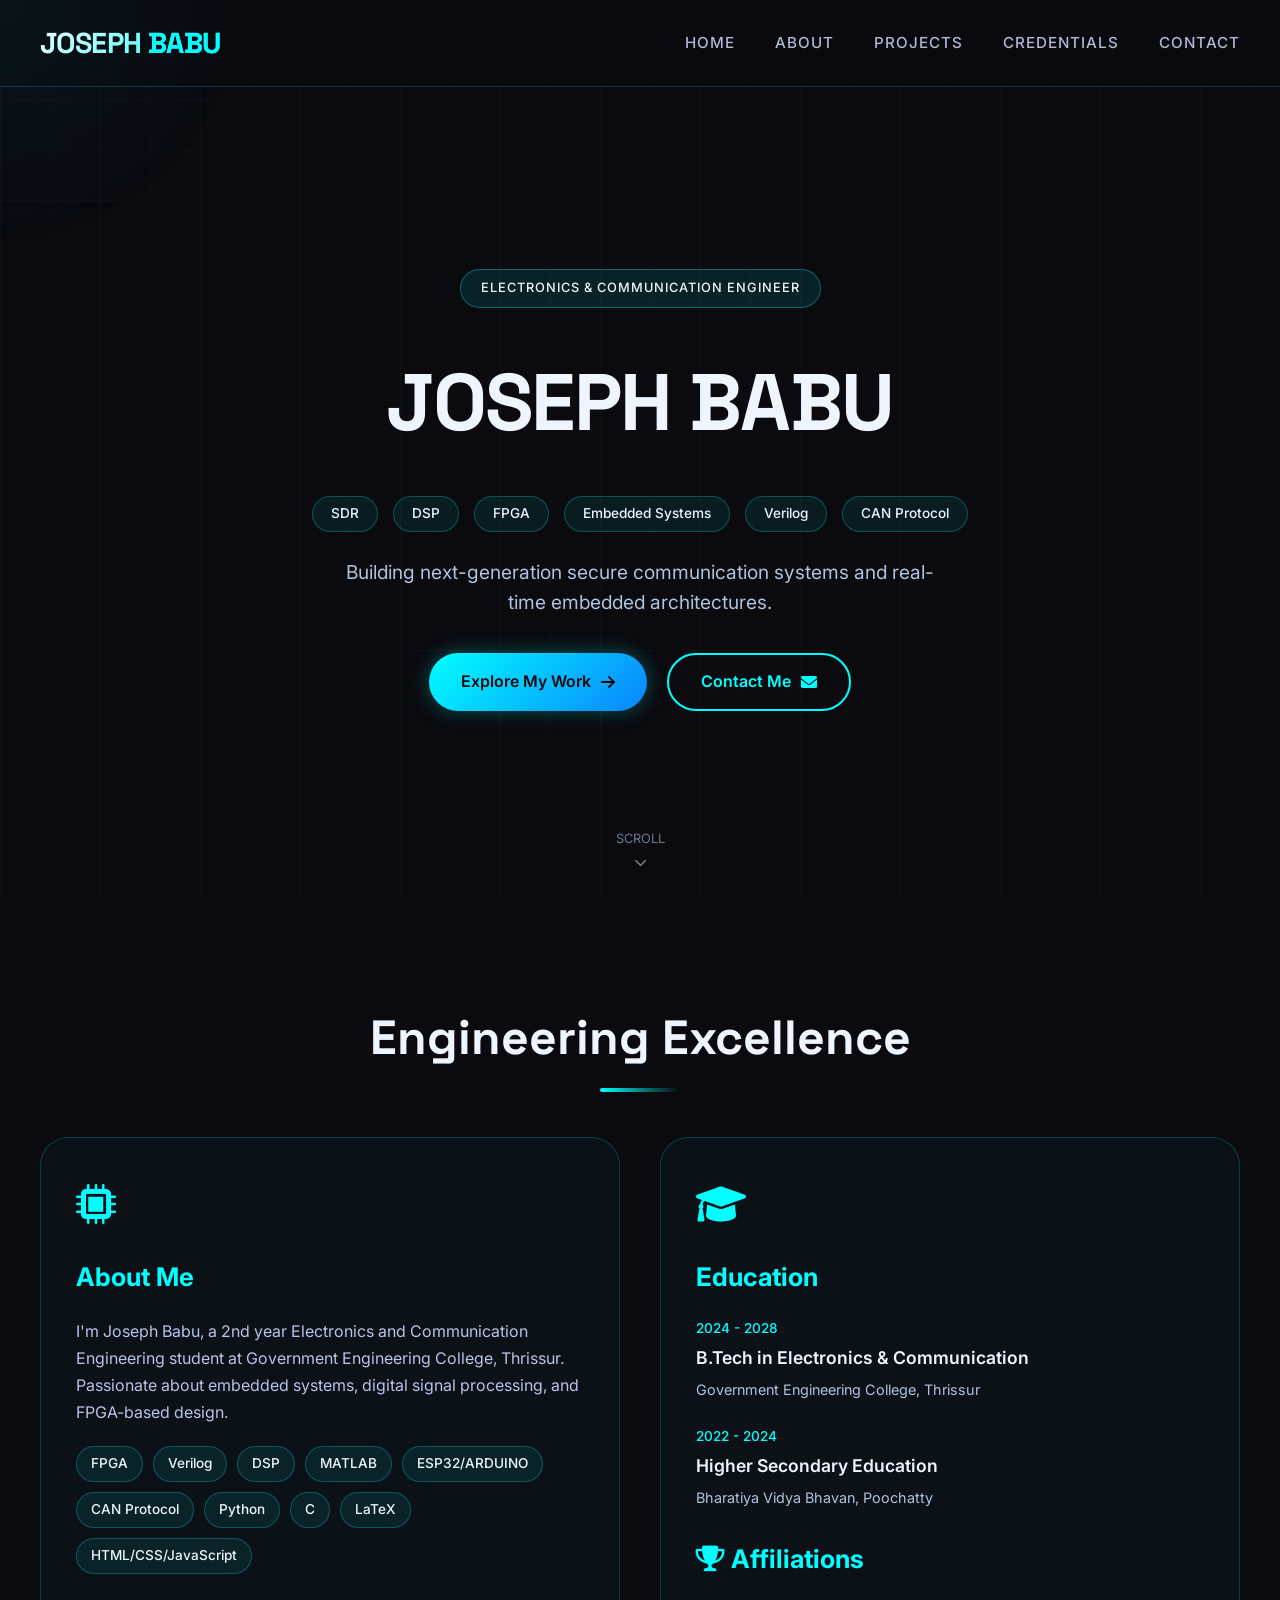
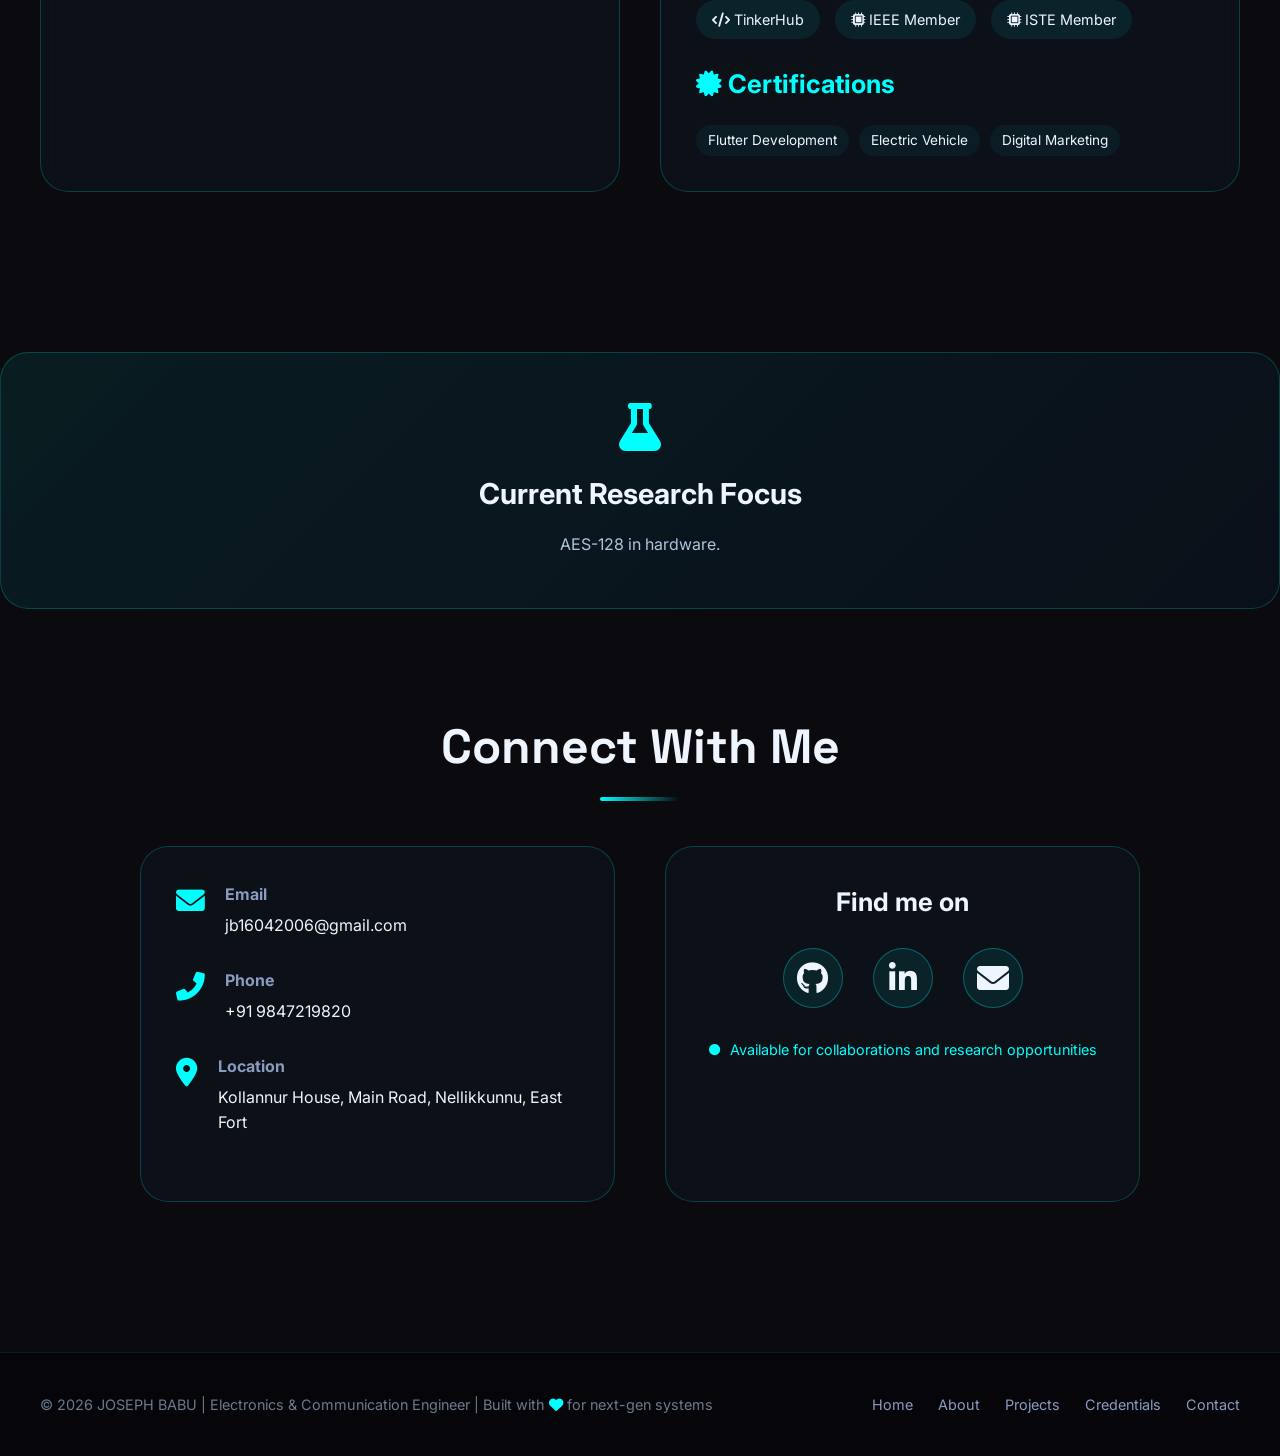
<file: index.html>
<!DOCTYPE html>
<html lang="en">
<head>
    <meta charset="UTF-8">
    <meta name="viewport" content="width=device-width, initial-scale=1.0">
    <title>Joseph Babu | Electronics & Communication Engineer</title>
    
    <!-- Google Fonts + Font Awesome -->
    <link href="https://fonts.googleapis.com/css2?family=Inter:opsz,wght@14..32,300;14..32,400;14..32,500;14..32,600;14..32,700;14..32,800&family=Space+Grotesk:wght@400;500;600;700&display=swap" rel="stylesheet">
    <link rel="stylesheet" href="https://cdnjs.cloudflare.com/ajax/libs/font-awesome/6.0.0/css/all.min.css">
    
    <link rel="stylesheet" href="style.css">
</head>
<body class="no-js">

<div class="grid-bg"></div>
<div class="cursor-glow" id="cursorGlow"></div>

<nav id="navbar">
    <div class="container">
        <div class="logo">JOSEPH <span>BABU</span></div>
        <ul class="nav-links" id="navLinks">
            <li><a href="#home">HOME</a></li>
            <li><a href="#about">ABOUT</a></li>
            <li><a href="projects.html">PROJECTS</a></li>
            <li><a href="credentials.html">CREDENTIALS</a></li>   <!-- NEW PAGE LINK -->
            <li><a href="#contact">CONTACT</a></li>
        </ul>
        <div class="mobile-menu-btn" id="mobileMenuBtn">
            <i class="fas fa-bars"></i>
        </div>
    </div>
</nav>

<!-- Hero Section -->
<section id="home" class="hero">
    <div class="container">
        <div class="hero-content reveal">
            <div class="hero-badge">ELECTRONICS & COMMUNICATION ENGINEER</div>
            <h1>JOSEPH <span>BABU</span></h1>
            <div class="hero-tags">
                <span>SDR</span><span>DSP</span><span>FPGA</span><span>Embedded Systems</span><span>Verilog</span><span>CAN Protocol</span>
            </div>
            <p class="hero-description">Building next-generation secure communication systems and real-time embedded architectures.</p>
            <div class="hero-buttons">
                <a href="projects.html" class="btn btn-primary">Explore My Work <i class="fas fa-arrow-right"></i></a>
                <a href="#contact" class="btn btn-outline">Contact Me <i class="fas fa-envelope"></i></a>
            </div>
        </div>
    </div>
    <div class="scroll-indicator">
        <span>SCROLL</span>
        <i class="fas fa-chevron-down"></i>
    </div>
</section>

<!-- About Section -->
<section id="about" class="section">
    <div class="container">
        <h2 class="title reveal">Engineering Excellence</h2>
        <div class="about-grid">
            <div class="about-card reveal">
                <div class="card-icon"><i class="fas fa-microchip"></i></div>
                <h3>About Me</h3>
                <p class="about-text">I'm Joseph Babu, a 2nd year Electronics and Communication Engineering student at Government Engineering College, Thrissur. Passionate about embedded systems, digital signal processing, and FPGA-based design.</p>
                
                <div class="skills-cloud">
                    <span>FPGA</span><span>Verilog</span><span>DSP</span><span>MATLAB</span>
                    <span>ESP32/ARDUINO</span><span>CAN Protocol</span><span>Python</span><span>C</span>
                    <span>LaTeX</span><span>HTML/CSS/JavaScript</span>
                </div>
            </div>
            <div class="about-card reveal">
                <div class="card-icon"><i class="fas fa-graduation-cap"></i></div>
                <h3>Education</h3>
                <div class="education-item">
                    <div class="edu-year">2024 - 2028</div>
                    <div class="edu-title">B.Tech in Electronics & Communication</div>
                    <div class="edu-institution">Government Engineering College, Thrissur</div>
                </div>
                <div class="education-item">
                    <div class="edu-year">2022 - 2024</div>
                    <div class="edu-title">Higher Secondary Education</div>
                    <div class="edu-institution">Bharatiya Vidya Bhavan, Poochatty</div>
                </div>
                <h3 style="margin-top: 30px;"><i class="fas fa-trophy"></i> Affiliations</h3>
                <div class="affiliations">
                    <span><i class="fas fa-code"></i> TinkerHub</span>
                    <span><i class="fas fa-microchip"></i> IEEE Member</span>
                    <span><i class="fas fa-microchip"></i> ISTE Member</span>
                </div>
                <h3 style="margin-top: 25px;"><i class="fas fa-certificate"></i> Certifications</h3>
                <div class="cert-list">
                    <span>Flutter Development</span>
                    <span>Electric Vehicle </span>
                    <span>Digital Marketing</span>
                </div>
            </div>
        </div>
    </div>
</section>

<!-- Research Interest -->
<div class="research-section reveal">
    <div class="container">
        <div class="research-content">
            <i class="fas fa-flask"></i>
            <h3>Current Research Focus</h3>
            <p>AES-128 in hardware.</p>
        </div>
    </div>
</div>

<!-- Contact Section -->
<section id="contact" class="section">
    <div class="container">
        <h2 class="title reveal">Connect With Me</h2>
        <div class="contact-wrapper">
            <div class="contact-info-card reveal">
                <div class="contact-item">
                    <i class="fas fa-envelope"></i>
                    <div>
                        <h4>Email</h4>
                        <a href="mailto:jb16042006@gmail.com">jb16042006@gmail.com</a>
                    </div>
                </div>
                <div class="contact-item">
                    <i class="fas fa-phone-alt"></i>
                    <div>
                        <h4>Phone</h4>
                        <a href="tel:+919847219820">+91 9847219820</a>
                    </div>
                </div>
                <div class="contact-item">
                    <i class="fas fa-map-marker-alt"></i>
                    <div>
                        <h4>Location</h4>
                        <p>Kollannur House, Main Road, Nellikkunnu, East Fort</p>
                    </div>
                </div>
            </div>
            
            <div class="contact-social reveal">
                <h3>Find me on</h3>
                <div class="social-links">
                    <a href="https://github.com/josephbabu1" target="_blank"><i class="fab fa-github"></i></a>
                    <a href="https://www.linkedin.com/in/joseph-babu-77b7ab332/" target="_blank"><i class="fab fa-linkedin-in"></i></a>
                    <a href="mailto:jb16042006@gmail.com"><i class="fas fa-envelope"></i></a>
                </div>
                <div class="availability">
                    <i class="fas fa-circle"></i>
                    <span>Available for collaborations and research opportunities</span>
                </div>
            </div>
        </div>
    </div>
</section>

<footer>
    <div class="container">
        <p>© 2026 JOSEPH BABU | Electronics & Communication Engineer | Built with <i class="fas fa-heart" style="color:#0ff"></i> for next-gen systems</p>
        <div class="footer-links">
            <a href="#home">Home</a>
            <a href="#about">About</a>
            <a href="projects.html">Projects</a>
            <a href="credentials.html">Credentials</a>
            <a href="#contact">Contact</a>
        </div>
    </div>
</footer>

<script src="script.js"></script>
</body>
</html>
</file>
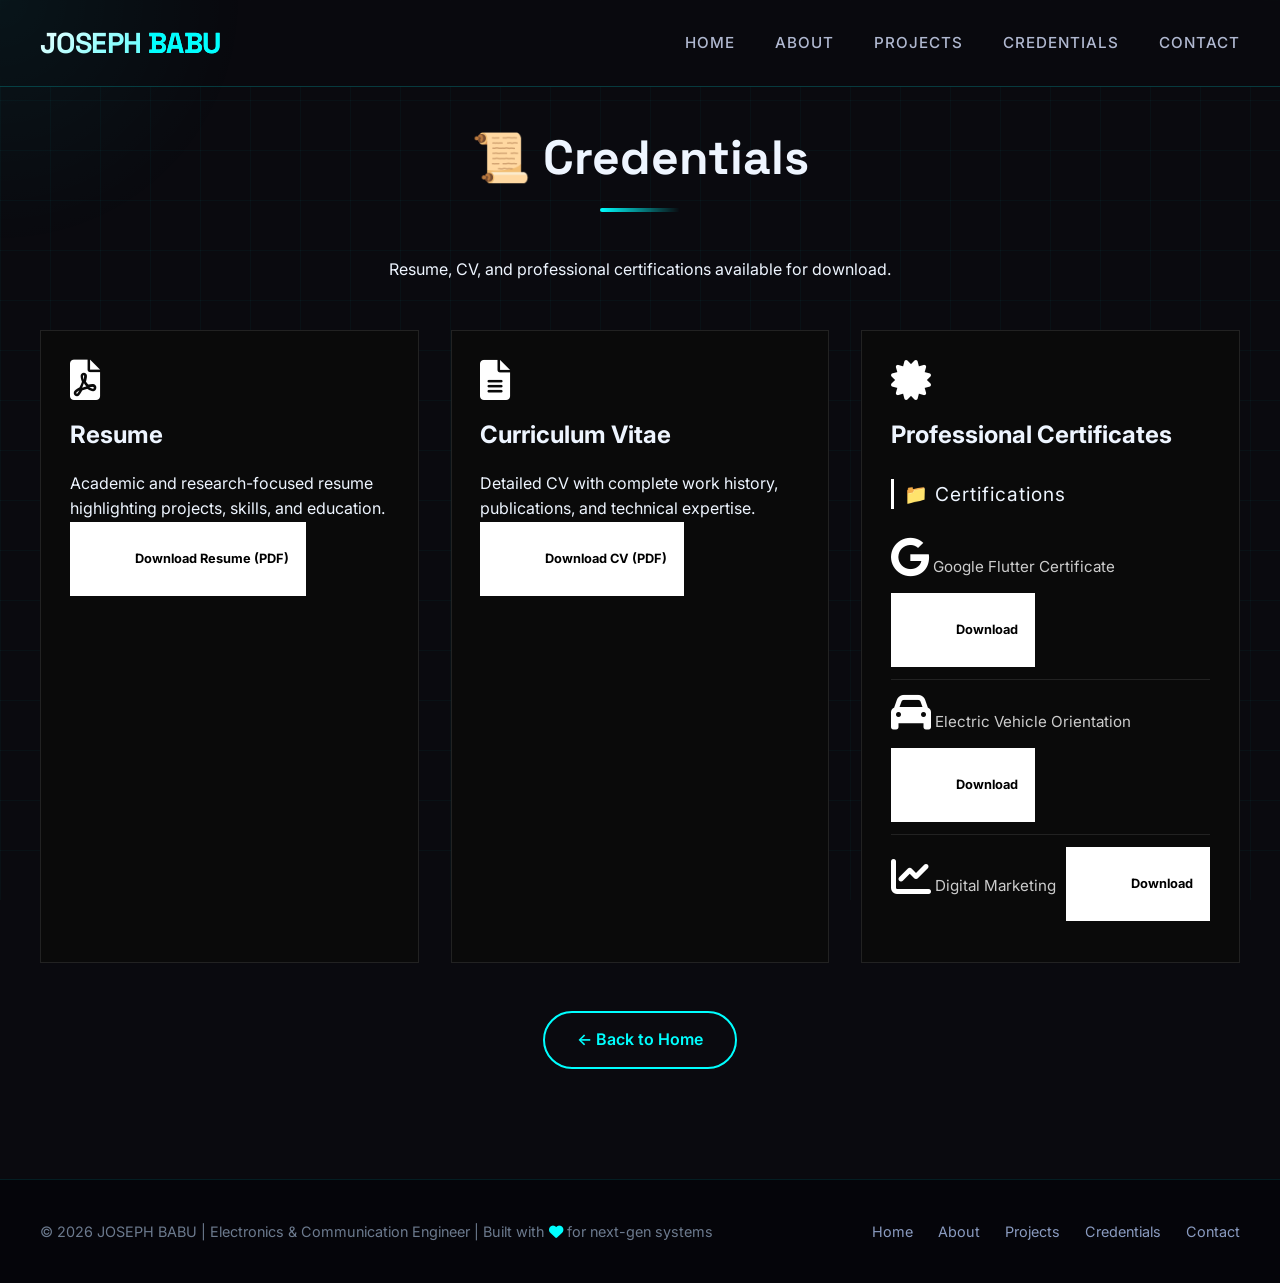
<file: credentials.html>
<!DOCTYPE html>
<html lang="en">
<head>
    <meta charset="UTF-8">
    <meta name="viewport" content="width=device-width, initial-scale=1.0">
    <title>Credentials | Joseph Babu</title>
    <link href="https://fonts.googleapis.com/css2?family=Inter:opsz,wght@14..32,300;14..32,400;14..32,500;14..32,600;14..32,700;14..32,800&family=Space+Grotesk:wght@400;500;600;700&display=swap" rel="stylesheet">
    <link rel="stylesheet" href="https://cdnjs.cloudflare.com/ajax/libs/font-awesome/6.0.0/css/all.min.css">
    <link rel="stylesheet" href="style.css">
    <style>
        .credentials-grid {
            display: grid;
            grid-template-columns: repeat(auto-fit, minmax(300px, 1fr));
            gap: 2rem;
            margin: 3rem 0;
        }
        .cred-card {
            background: #0a0a0a;
            border: 1px solid #222;
            padding: 1.8rem;
            transition: all 0.3s;
        }
        .cred-card:hover {
            border-color: #fff;
            transform: translateY(-5px);
        }
        .cred-card i {
            font-size: 2.5rem;
            color: #fff;
            margin-bottom: 1rem;
        }
        .cred-card h3 {
            font-size: 1.5rem;
            margin-bottom: 1rem;
        }
        .cert-item {
            display: flex;
            justify-content: space-between;
            align-items: center;
            flex-wrap: wrap;
            border-bottom: 1px solid #222;
            padding: 0.75rem 0;
        }
        .cert-item:last-child {
            border-bottom: none;
        }
        .cert-name {
            color: #ccc;
            font-size: 0.95rem;
        }
        .download-btn {
            display: inline-flex;
            align-items: center;
            gap: 0.5rem;
            background: #fff;
            color: #000;
            padding: 0.5rem 1rem;
            font-size: 0.8rem;
            text-decoration: none;
            font-weight: bold;
            transition: all 0.3s;
            border: 1px solid #fff;
        }
        .download-btn:hover {
            background: #000;
            color: #fff;
        }
        .back-home {
            margin-top: 3rem;
            text-align: center;
        }
        .subsection-title {
            margin: 1.5rem 0 1rem 0;
            font-size: 1.2rem;
            letter-spacing: 1px;
            border-left: 3px solid #fff;
            padding-left: 10px;
        }
    </style>
</head>
<body>

<div class="grid-bg"></div>
<div class="cursor-glow" id="cursorGlow"></div>

<nav id="navbar">
    <div class="container">
        <div class="logo">JOSEPH <span>BABU</span></div>
        <ul class="nav-links" id="navLinks">
            <li><a href="index.html">HOME</a></li>
            <li><a href="index.html#about">ABOUT</a></li>
            <li><a href="projects.html">PROJECTS</a></li>
            <li><a href="credentials.html" class="active">CREDENTIALS</a></li>
            <li><a href="index.html#contact">CONTACT</a></li>
        </ul>
        <div class="mobile-menu-btn" id="mobileMenuBtn">
            <i class="fas fa-bars"></i>
        </div>
    </div>
</nav>

<section style="padding: 120px 0 60px 0;">
    <div class="container">
        <h1 class="title reveal">📜 Credentials</h1>
        <p style="text-align: center; margin-bottom: 2rem;">Resume, CV, and professional certifications available for download.</p>

        <div class="credentials-grid">
            <!-- 1. Resume -->
            <div class="cred-card reveal">
                <i class="fas fa-file-pdf"></i>
                <h3>Resume</h3>
                <p>Academic and research-focused resume highlighting projects, skills, and education.</p>
                <a href="assets/old cv lifeskills.pdf" download class="download-btn">
                    <i class="fas fa-download"></i> Download Resume (PDF)
                </a>
            </div>

            <!-- 2. CV (Comprehensive) -->
            <div class="cred-card reveal">
                <i class="fas fa-file-alt"></i>
                <h3>Curriculum Vitae</h3>
                <p>Detailed CV with complete work history, publications, and technical expertise.</p>
                <a href="assets/cv_joseph_babu.pdf" download class="download-btn">
                    <i class="fas fa-download"></i> Download CV (PDF)
                </a>
            </div>

            <!-- 3. Professional Certificates (subsection with 3 assets) -->
            <div class="cred-card reveal">
                <i class="fas fa-certificate"></i>
                <h3>Professional Certificates</h3>
                <div class="subsection-title">📁 Certifications</div>
                
                <div class="cert-item">
                    <span class="cert-name"><i class="fab fa-google"></i> Google Flutter Certificate</span>
                    <a href="assets/NIT CALICUT WS.pdf" download class="download-btn">
                        <i class="fas fa-download"></i> Download
                    </a>
                </div>
                
                <div class="cert-item">
                    <span class="cert-name"><i class="fas fa-car"></i> Electric Vehicle Orientation</span>
                    <a href="assets/EV WS GECK.pdf" download class="download-btn">
                        <i class="fas fa-download"></i> Download
                    </a>
                </div>
                
                <div class="cert-item">
                    <span class="cert-name"><i class="fas fa-chart-line"></i> Digital Marketing</span>
                    <a href="assets/DIGITAL MARKETING WS.pdf" download class="download-btn">
                        <i class="fas fa-download"></i> Download
                    </a>
                </div>
            </div>
        </div>

        <div class="back-home">
            <a href="index.html" class="btn btn-outline">← Back to Home</a>
        </div>
    </div>
</section>

<footer>
    <div class="container">
        <p>© 2026 JOSEPH BABU | Electronics & Communication Engineer | Built with <i class="fas fa-heart" style="color:#0ff"></i> for next-gen systems</p>
        <div class="footer-links">
            <a href="index.html">Home</a>
            <a href="index.html#about">About</a>
            <a href="projects.html">Projects</a>
            <a href="credentials.html">Credentials</a>
            <a href="index.html#contact">Contact</a>
        </div>
    </div>
</footer>

<script src="script.js"></script>
</body>
</html>
</file>
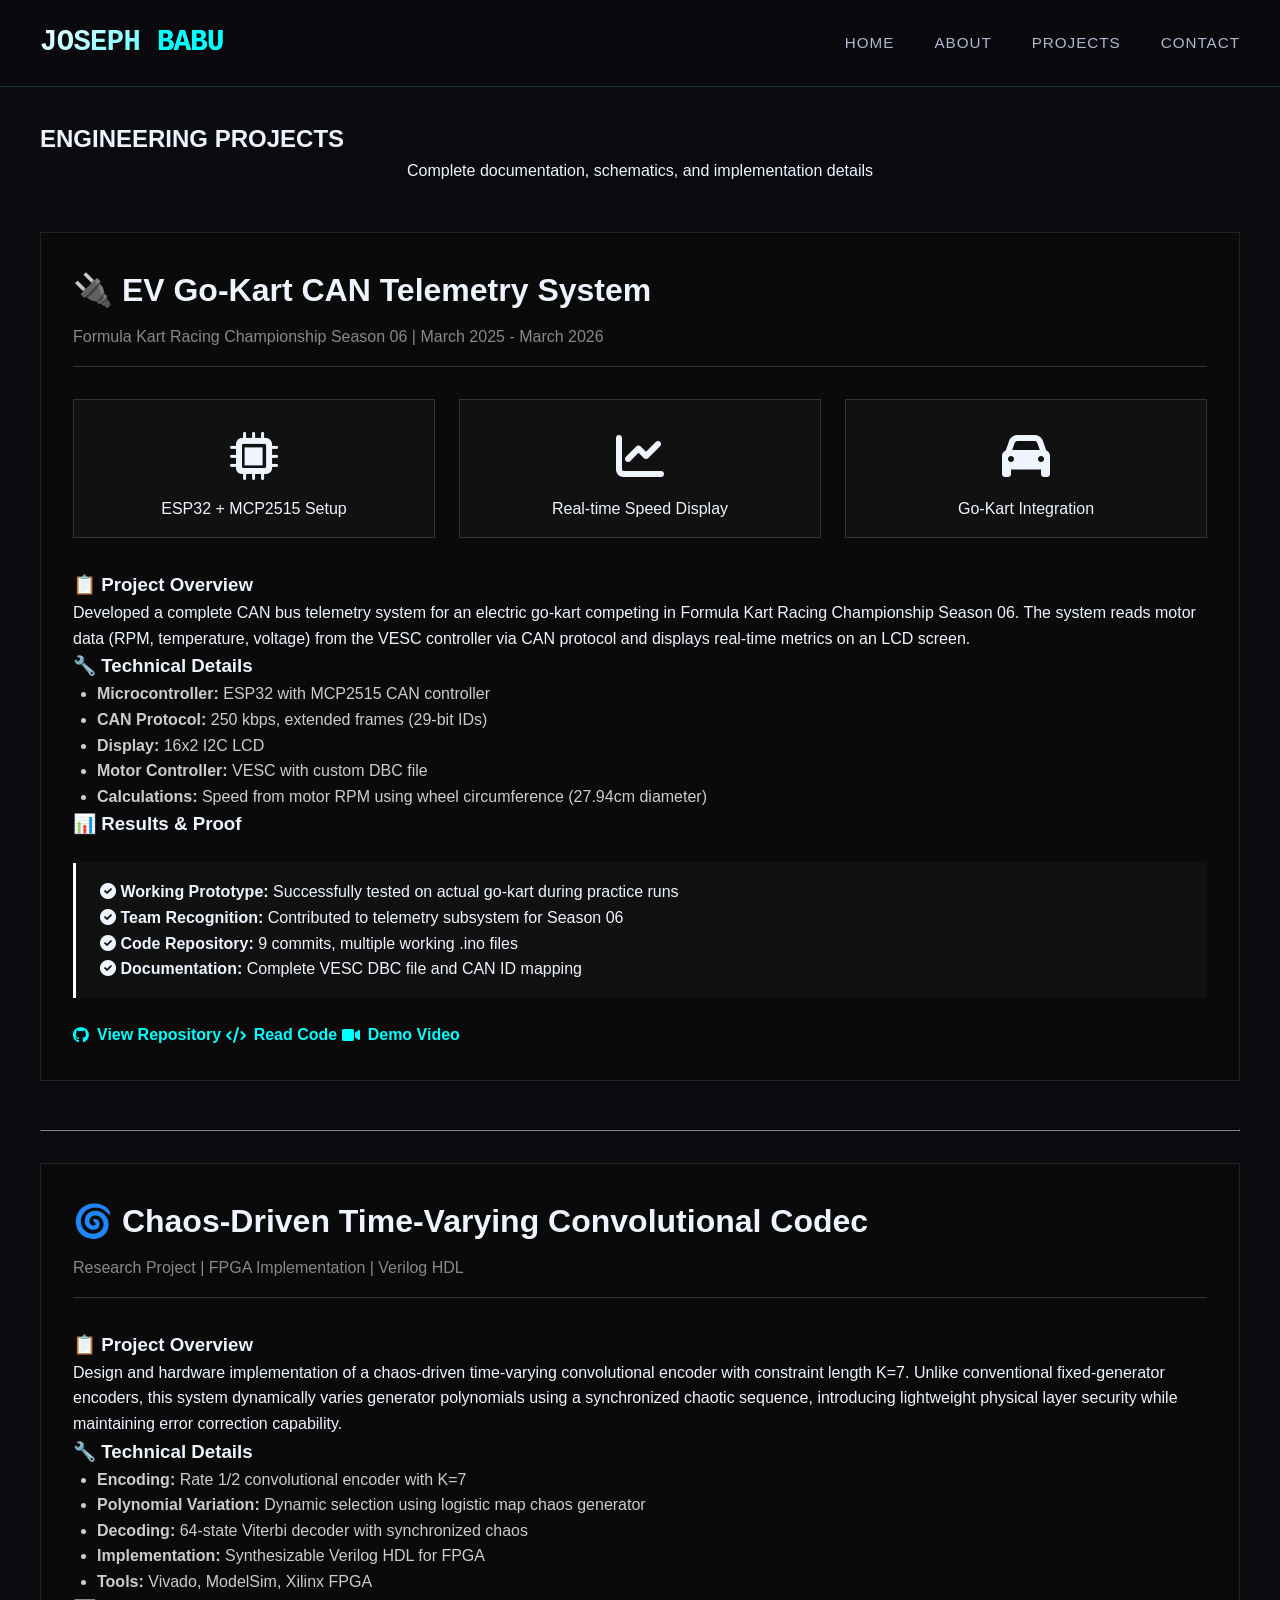
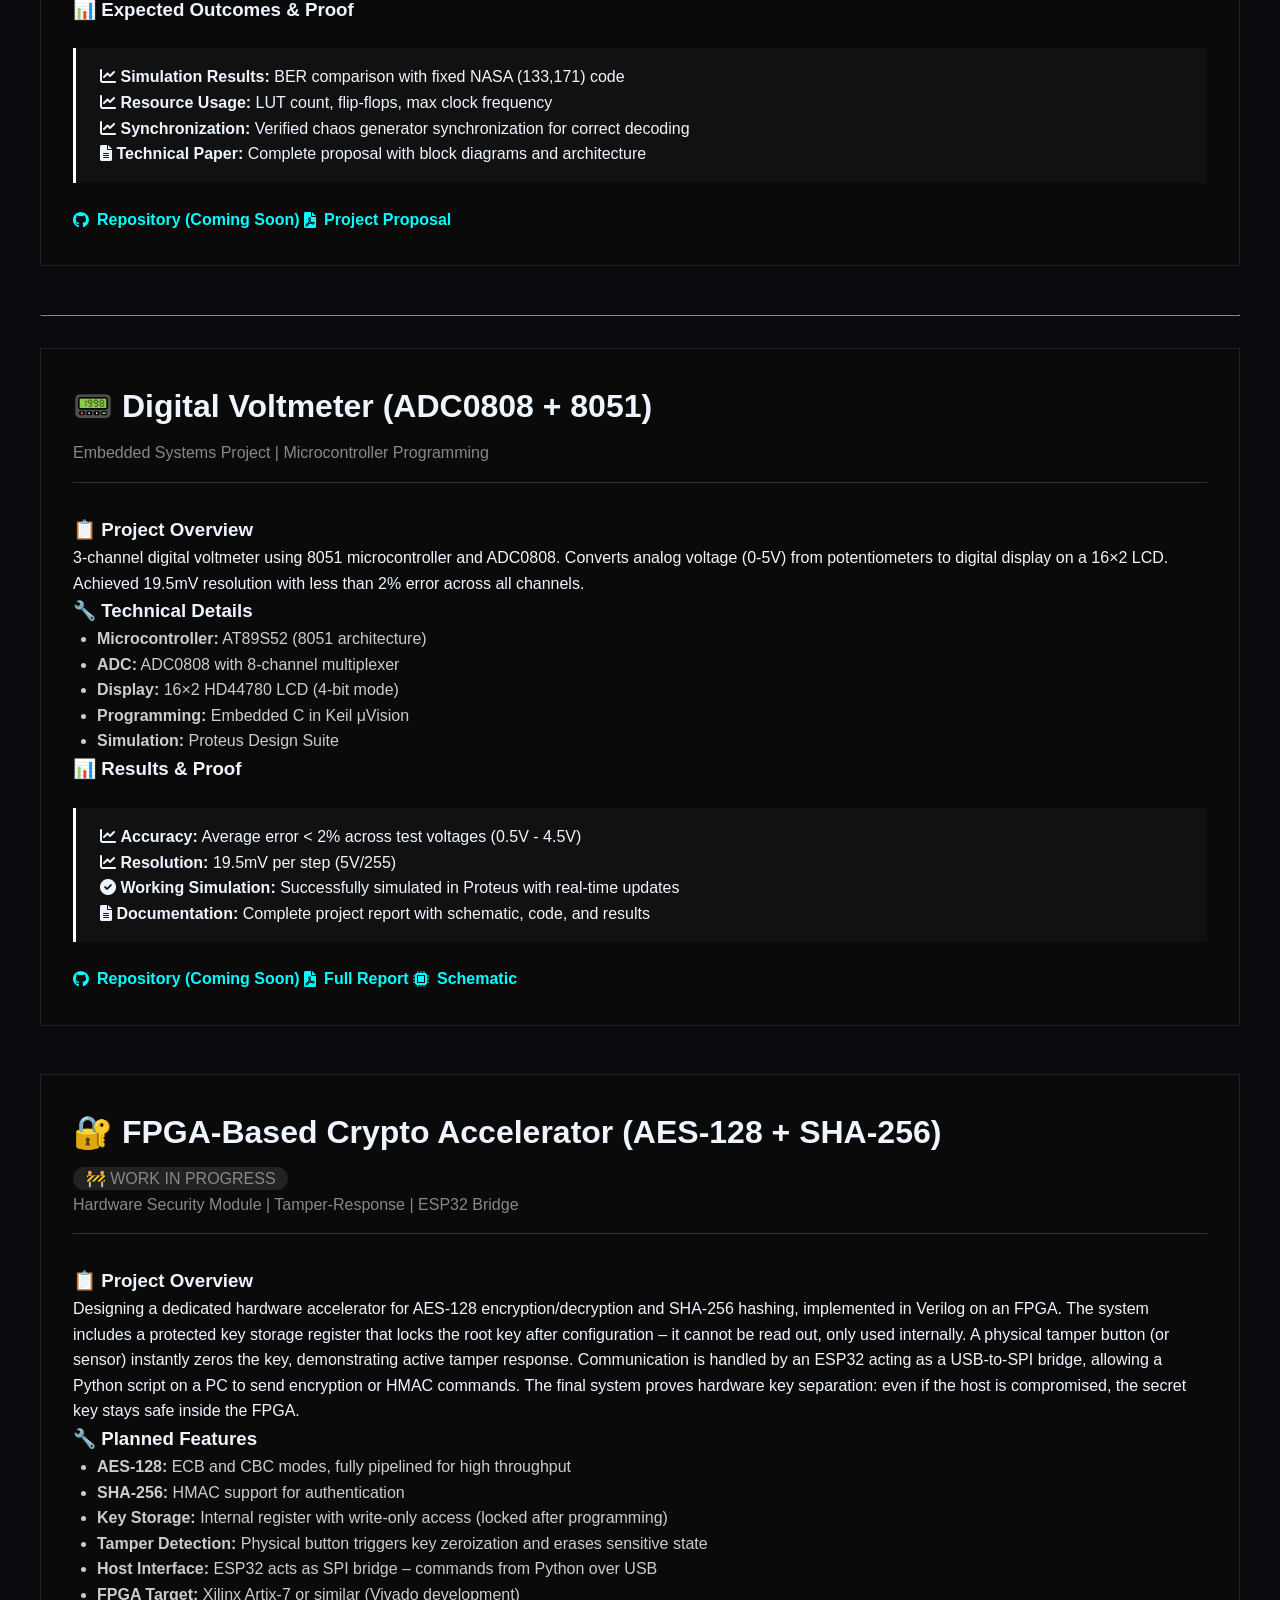
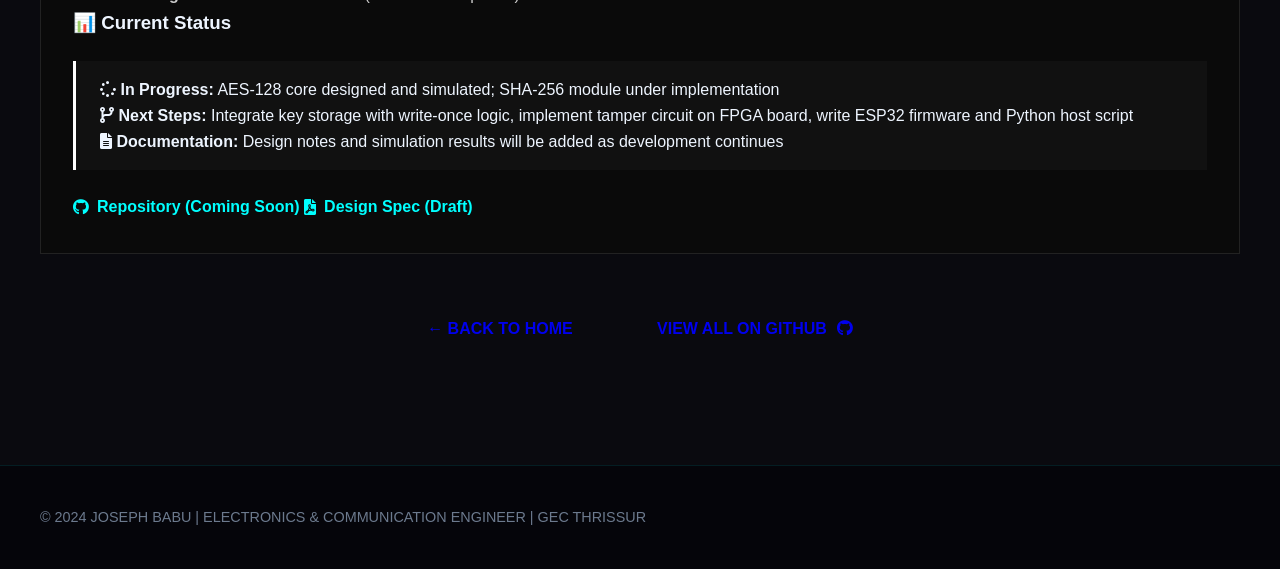
<file: projects.html>
<!DOCTYPE html>
<html lang="en">
<head>
    <meta charset="UTF-8">
    <meta name="viewport" content="width=device-width, initial-scale=1.0">
    <title>Projects | Joseph Babu</title>
    <link rel="stylesheet" href="style.css">
    <link rel="stylesheet" href="https://cdnjs.cloudflare.com/ajax/libs/font-awesome/6.0.0/css/all.min.css">
    <style>
        /* Additional styles for project details */
        .project-detail {
            background: #0a0a0a;
            border: 1px solid #222;
            margin-bottom: 3rem;
            padding: 2rem;
        }
        
        .project-header {
            border-bottom: 1px solid #333;
            margin-bottom: 2rem;
            padding-bottom: 1rem;
        }
        
        .project-gallery {
            display: grid;
            grid-template-columns: repeat(auto-fit, minmax(300px, 1fr));
            gap: 1.5rem;
            margin: 2rem 0;
        }
        
        .gallery-item {
            background: #111;
            border: 1px solid #333;
            padding: 1rem;
            text-align: center;
        }
        
        .gallery-item img {
            max-width: 100%;
            height: auto;
            border: 1px solid #333;
        }
        
        .proof-section {
            background: #111;
            border-left: 3px solid #fff;
            margin: 1.5rem 0;
            padding: 1rem 1.5rem;
        }
        
        .back-link {
            display: inline-block;
            margin: 2rem 0;
            color: #fff;
            text-decoration: none;
        }
        
        .back-link:hover {
            color: #888;
        }
        
        .tech-badge {
            background: #000;
            border: 1px solid #fff;
            display: inline-block;
            margin: 0.25rem;
            padding: 0.25rem 0.75rem;
            font-size: 0.8rem;
        }
        
        hr {
            border-color: #333;
            margin: 2rem 0;
        }
    </style>
</head>
<body>
    <nav>
        <div class="container">
            <h1 class="logo">JOSEPH <span>BABU</span></h1>
            <ul class="nav-links">
                <li><a href="index.html">HOME</a></li>
                <li><a href="index.html#about">ABOUT</a></li>
                <li><a href="projects.html" class="active">PROJECTS</a></li>
                <li><a href="index.html#contact">CONTACT</a></li>
            </ul>
        </div>
    </nav>

    <section style="padding: 120px 0 60px 0;">
        <div class="container">
            <h1 class="section-title">ENGINEERING PROJECTS</h1>
            <p style="text-align: center; margin-bottom: 3rem;">Complete documentation, schematics, and implementation details</p>
            
            <!-- Project 1: CAN Go-Kart -->
            <div class="project-detail" id="can-project">
                <div class="project-header">
                    <h2 style="font-size: 2rem;">🔌 EV Go-Kart CAN Telemetry System</h2>
                    <p style="color: #888; margin-top: 0.5rem;">Formula Kart Racing Championship Season 06 | March 2025 - March 2026</p>
                </div>
                
                <div class="project-gallery">
                    <div class="gallery-item">
                        <i class="fas fa-microchip" style="font-size: 3rem; margin: 1rem;"></i>
                        <p>ESP32 + MCP2515 Setup</p>
                    </div>
                    <div class="gallery-item">
                        <i class="fas fa-chart-line" style="font-size: 3rem; margin: 1rem;"></i>
                        <p>Real-time Speed Display</p>
                    </div>
                    <div class="gallery-item">
                        <i class="fas fa-car" style="font-size: 3rem; margin: 1rem;"></i>
                        <p>Go-Kart Integration</p>
                    </div>
                </div>
                
                <h3>📋 Project Overview</h3>
                <p>Developed a complete CAN bus telemetry system for an electric go-kart competing in Formula Kart Racing Championship Season 06. The system reads motor data (RPM, temperature, voltage) from the VESC controller via CAN protocol and displays real-time metrics on an LCD screen.</p>
                
                <h3>🔧 Technical Details</h3>
                <ul style="color: #ccc; margin-left: 1.5rem;">
                    <li><strong>Microcontroller:</strong> ESP32 with MCP2515 CAN controller</li>
                    <li><strong>CAN Protocol:</strong> 250 kbps, extended frames (29-bit IDs)</li>
                    <li><strong>Display:</strong> 16x2 I2C LCD</li>
                    <li><strong>Motor Controller:</strong> VESC with custom DBC file</li>
                    <li><strong>Calculations:</strong> Speed from motor RPM using wheel circumference (27.94cm diameter)</li>
                </ul>
                
                <h3>📊 Results & Proof</h3>
                <div class="proof-section">
                    <p><i class="fas fa-check-circle"></i> <strong>Working Prototype:</strong> Successfully tested on actual go-kart during practice runs</p>
                    <p><i class="fas fa-check-circle"></i> <strong>Team Recognition:</strong> Contributed to telemetry subsystem for Season 06</p>
                    <p><i class="fas fa-check-circle"></i> <strong>Code Repository:</strong> 9 commits, multiple working .ino files</p>
                    <p><i class="fas fa-check-circle"></i> <strong>Documentation:</strong> Complete VESC DBC file and CAN ID mapping</p>
                </div>
                
                <div class="project-links" style="margin-top: 1.5rem;">
                    <a href="https://github.com/yechezkiel/CAN-GOKart" target="_blank" class="project-link">
                        <i class="fab fa-github"></i> View Repository
                    </a>
                    <a href="https://github.com/yechezkiel/CAN-GOKart/blob/main/CAN_read.ino" target="_blank" class="project-link">
                        <i class="fas fa-code"></i> Read Code
                    </a>
                    <a href="#" class="project-link">
                        <i class="fas fa-video"></i> Demo Video
                    </a>
                </div>
            </div>
            
            <hr>
            
            <!-- Project 2: Chaos-Driven Codec -->
            <div class="project-detail" id="codec-project">
                <div class="project-header">
                    <h2 style="font-size: 2rem;">🌀 Chaos-Driven Time-Varying Convolutional Codec</h2>
                    <p style="color: #888; margin-top: 0.5rem;">Research Project | FPGA Implementation | Verilog HDL</p>
                </div>
                
                <h3>📋 Project Overview</h3>
                <p>Design and hardware implementation of a chaos-driven time-varying convolutional encoder with constraint length K=7. Unlike conventional fixed-generator encoders, this system dynamically varies generator polynomials using a synchronized chaotic sequence, introducing lightweight physical layer security while maintaining error correction capability.</p>
                
                <h3>🔧 Technical Details</h3>
                <ul style="color: #ccc; margin-left: 1.5rem;">
                    <li><strong>Encoding:</strong> Rate 1/2 convolutional encoder with K=7</li>
                    <li><strong>Polynomial Variation:</strong> Dynamic selection using logistic map chaos generator</li>
                    <li><strong>Decoding:</strong> 64-state Viterbi decoder with synchronized chaos</li>
                    <li><strong>Implementation:</strong> Synthesizable Verilog HDL for FPGA</li>
                    <li><strong>Tools:</strong> Vivado, ModelSim, Xilinx FPGA</li>
                </ul>
                
                <h3>📊 Expected Outcomes & Proof</h3>
                <div class="proof-section">
                    <p><i class="fas fa-chart-line"></i> <strong>Simulation Results:</strong> BER comparison with fixed NASA (133,171) code</p>
                    <p><i class="fas fa-chart-line"></i> <strong>Resource Usage:</strong> LUT count, flip-flops, max clock frequency</p>
                    <p><i class="fas fa-chart-line"></i> <strong>Synchronization:</strong> Verified chaos generator synchronization for correct decoding</p>
                    <p><i class="fas fa-file-alt"></i> <strong>Technical Paper:</strong> Complete proposal with block diagrams and architecture</p>
                </div>
                
                <div class="project-links" style="margin-top: 1.5rem;">
                    <a href="#" class="project-link">
                        <i class="fab fa-github"></i> Repository (Coming Soon)
                    </a>
                    <a href="#" class="project-link">
                        <i class="fas fa-file-pdf"></i> Project Proposal
                    </a>
                </div>
            </div>
            
            <hr>
            
            <!-- Project 3: Digital Voltmeter -->
            <div class="project-detail" id="voltmeter-project">
                <div class="project-header">
                    <h2 style="font-size: 2rem;">📟 Digital Voltmeter (ADC0808 + 8051)</h2>
                    <p style="color: #888; margin-top: 0.5rem;">Embedded Systems Project | Microcontroller Programming</p>
                </div>
                
                <h3>📋 Project Overview</h3>
                <p>3-channel digital voltmeter using 8051 microcontroller and ADC0808. Converts analog voltage (0-5V) from potentiometers to digital display on a 16×2 LCD. Achieved 19.5mV resolution with less than 2% error across all channels.</p>
                
                <h3>🔧 Technical Details</h3>
                <ul style="color: #ccc; margin-left: 1.5rem;">
                    <li><strong>Microcontroller:</strong> AT89S52 (8051 architecture)</li>
                    <li><strong>ADC:</strong> ADC0808 with 8-channel multiplexer</li>
                    <li><strong>Display:</strong> 16×2 HD44780 LCD (4-bit mode)</li>
                    <li><strong>Programming:</strong> Embedded C in Keil μVision</li>
                    <li><strong>Simulation:</strong> Proteus Design Suite</li>
                </ul>
                
                <h3>📊 Results & Proof</h3>
                <div class="proof-section">
                    <p><i class="fas fa-chart-line"></i> <strong>Accuracy:</strong> Average error < 2% across test voltages (0.5V - 4.5V)</p>
                    <p><i class="fas fa-chart-line"></i> <strong>Resolution:</strong> 19.5mV per step (5V/255)</p>
                    <p><i class="fas fa-check-circle"></i> <strong>Working Simulation:</strong> Successfully simulated in Proteus with real-time updates</p>
                    <p><i class="fas fa-file-alt"></i> <strong>Documentation:</strong> Complete project report with schematic, code, and results</p>
                </div>
                
                <div class="project-links" style="margin-top: 1.5rem;">
                    <a href="#" class="project-link">
                        <i class="fab fa-github"></i> Repository (Coming Soon)
                    </a>
                    <a href="#" class="project-link">
                        <i class="fas fa-file-pdf"></i> Full Report
                    </a>
                    <a href="#" class="project-link">
                        <i class="fas fa-microchip"></i> Schematic
                    </a>
                </div>
            </div>
            <!-- Project 4: FPGA Crypto Accelerator (Under Construction) -->
<div class="project-detail" id="crypto-project">
    <div class="project-header">
        <h2 style="font-size: 2rem;">🔐 FPGA‑Based Crypto Accelerator (AES‑128 + SHA‑256)</h2>
        <p style="color: #888; margin-top: 0.5rem;">
            <span style="background: #222; padding: 0.2rem 0.8rem; border-radius: 20px;">🚧 WORK IN PROGRESS</span>
            <br>Hardware Security Module | Tamper‑Response | ESP32 Bridge
        </p>
    </div>

    <h3>📋 Project Overview</h3>
    <p>Designing a dedicated hardware accelerator for AES‑128 encryption/decryption and SHA‑256 hashing, implemented in Verilog on an FPGA. The system includes a protected key storage register that locks the root key after configuration – it cannot be read out, only used internally. A physical tamper button (or sensor) instantly zeros the key, demonstrating active tamper response. Communication is handled by an ESP32 acting as a USB‑to‑SPI bridge, allowing a Python script on a PC to send encryption or HMAC commands. The final system proves hardware key separation: even if the host is compromised, the secret key stays safe inside the FPGA.</p>

    <h3>🔧 Planned Features</h3>
    <ul style="color: #ccc; margin-left: 1.5rem;">
        <li><strong>AES‑128:</strong> ECB and CBC modes, fully pipelined for high throughput</li>
        <li><strong>SHA‑256:</strong> HMAC support for authentication</li>
        <li><strong>Key Storage:</strong> Internal register with write‑only access (locked after programming)</li>
        <li><strong>Tamper Detection:</strong> Physical button triggers key zeroization and erases sensitive state</li>
        <li><strong>Host Interface:</strong> ESP32 acts as SPI bridge – commands from Python over USB</li>
        <li><strong>FPGA Target:</strong> Xilinx Artix‑7 or similar (Vivado development)</li>
    </ul>

    <h3>📊 Current Status</h3>
    <div class="proof-section">
        <p><i class="fas fa-spinner fa-spin"></i> <strong>In Progress:</strong> AES‑128 core designed and simulated; SHA‑256 module under implementation</p>
        <p><i class="fas fa-code-branch"></i> <strong>Next Steps:</strong> Integrate key storage with write‑once logic, implement tamper circuit on FPGA board, write ESP32 firmware and Python host script</p>
        <p><i class="fas fa-file-alt"></i> <strong>Documentation:</strong> Design notes and simulation results will be added as development continues</p>
    </div>

    <div class="project-links" style="margin-top: 1.5rem;">
        <a href="#" class="project-link">
            <i class="fab fa-github"></i> Repository (Coming Soon)
        </a>
        <a href="#" class="project-link">
            <i class="fas fa-file-pdf"></i> Design Spec (Draft)
        </a>
    </div>
</div>
            
            <div style="text-align: center; margin-top: 3rem;">
                <a href="index.html" class="btn">← BACK TO HOME</a>
                <a href="https://github.com/yechezkiel?tab=repositories" target="_blank" class="btn" style="margin-left: 1rem;">
                    VIEW ALL ON GITHUB <i class="fab fa-github"></i>
                </a>
            </div>
        </div>
    </section>
    
    <footer>
        <div class="container">
            <p>© 2024 JOSEPH BABU | ELECTRONICS & COMMUNICATION ENGINEER | GEC THRISSUR</p>
        </div>
    </footer>
</body>
</html>
</file>
<file: style.css>
* {
    margin: 0;
    padding: 0;
    box-sizing: border-box;
}

body {
    font-family: 'Inter', sans-serif;
    background: #0a0a0f;
    color: #eef5ff;
    line-height: 1.6;
    overflow-x: hidden;
}

/* Custom Cursor Glow */
.cursor-glow {
    width: 500px;
    height: 500px;
    background: radial-gradient(circle, rgba(0, 255, 255, 0.05) 0%, rgba(0, 255, 255, 0) 70%);
    position: fixed;
    pointer-events: none;
    z-index: 9999;
    border-radius: 50%;
    transform: translate(-50%, -50%);
    transition: transform 0.08s ease;
}

/* Animated Background Grid */
.grid-bg {
    position: fixed;
    top: 0;
    left: 0;
    width: 100%;
    height: 100%;
    background-image: 
        linear-gradient(rgba(0, 255, 255, 0.03) 1px, transparent 1px),
        linear-gradient(90deg, rgba(0, 255, 255, 0.03) 1px, transparent 1px);
    background-size: 50px 50px;
    pointer-events: none;
    z-index: 0;
    animation: gridMove 20s linear infinite;
}

@keyframes gridMove {
    0% {
        transform: translate(0, 0);
    }
    100% {
        transform: translate(50px, 50px);
    }
}

.container {
    max-width: 1300px;
    margin: 0 auto;
    padding: 0 40px;
    position: relative;
    z-index: 2;
}

/* Navigation */
nav {
    position: fixed;
    top: 0;
    width: 100%;
    background: rgba(10, 10, 15, 0.85);
    backdrop-filter: blur(12px);
    border-bottom: 1px solid rgba(0, 255, 255, 0.2);
    z-index: 100;
    transition: all 0.3s ease;
}

nav .container {
    display: flex;
    justify-content: space-between;
    align-items: center;
    padding: 20px 40px;
}

.logo {
    font-family: 'Space Grotesk', monospace;
    font-size: 1.8rem;
    font-weight: 700;
    background: linear-gradient(135deg, #fff, #0ff);
    -webkit-background-clip: text;
    background-clip: text;
    color: transparent;
    letter-spacing: -0.02em;
}

.logo span {
    color: #0ff;
    background: none;
    -webkit-background-clip: unset;
    background-clip: unset;
}

.nav-links {
    display: flex;
    gap: 40px;
    list-style: none;
}

.nav-links a {
    color: #b0b8d0;
    text-decoration: none;
    font-weight: 500;
    font-size: 0.95rem;
    letter-spacing: 1px;
    transition: 0.3s;
    position: relative;
}

.nav-links a:hover {
    color: #0ff;
}

.nav-links a::after {
    content: '';
    position: absolute;
    bottom: -5px;
    left: 0;
    width: 0%;
    height: 2px;
    background: #0ff;
    transition: 0.3s;
}

.nav-links a:hover::after {
    width: 100%;
}

.mobile-menu-btn {
    display: none;
    font-size: 1.5rem;
    cursor: pointer;
    color: #0ff;
}

/* Hero Section */
.hero {
    min-height: 100vh;
    display: flex;
    align-items: center;
    position: relative;
    padding-top: 80px;
}

.hero-content {
    text-align: center;
    max-width: 900px;
    margin: 0 auto;
}

.hero-badge {
    display: inline-block;
    background: rgba(0, 255, 255, 0.1);
    border: 1px solid rgba(0, 255, 255, 0.3);
    padding: 8px 20px;
    border-radius: 40px;
    font-size: 0.8rem;
    font-weight: 500;
    margin-bottom: 30px;
    letter-spacing: 1px;
}

.hero-content h1 {
    font-size: 5rem;
    font-weight: 800;
    font-family: 'Space Grotesk', monospace;
    margin-bottom: 20px;
    letter-spacing: -0.02em;
}

.gradient-text {
    background: linear-gradient(135deg, #fff, #0ff, #0a84ff);
    -webkit-background-clip: text;
    background-clip: text;
    color: transparent;
    background-size: 200% 200%;
    animation: shimmer 3s ease infinite;
}

@keyframes shimmer {
    0%, 100% { background-position: 0% 50%; }
    50% { background-position: 100% 50%; }
}

.typed-container {
    font-size: 2rem;
    margin-bottom: 30px;
    min-height: 80px;
}

#typed-text {
    color: #0ff;
    font-weight: 600;
}

.typed-cursor {
    color: #0ff;
    animation: blink 1s infinite;
}

@keyframes blink {
    0%, 50% { opacity: 1; }
    51%, 100% { opacity: 0; }
}

.hero-tags {
    display: flex;
    gap: 15px;
    flex-wrap: wrap;
    justify-content: center;
    margin: 30px 0 25px;
}

.hero-tags span {
    background: rgba(0, 255, 255, 0.08);
    border: 1px solid rgba(0, 255, 255, 0.25);
    padding: 6px 18px;
    border-radius: 40px;
    font-size: 0.85rem;
    font-weight: 500;
    transition: 0.3s;
}

.hero-tags span:hover {
    background: rgba(0, 255, 255, 0.2);
    transform: translateY(-2px);
}

.hero-description {
    font-size: 1.2rem;
    color: #b0c4de;
    max-width: 600px;
    margin: 0 auto 35px;
}

.hero-buttons {
    display: flex;
    gap: 20px;
    justify-content: center;
    flex-wrap: wrap;
}

.btn {
    display: inline-flex;
    align-items: center;
    gap: 10px;
    padding: 14px 32px;
    border-radius: 40px;
    text-decoration: none;
    font-weight: 600;
    transition: 0.3s;
    cursor: pointer;
}

.btn-primary {
    background: linear-gradient(135deg, #0ff, #0a84ff);
    color: #0a0a0f;
    box-shadow: 0 0 20px rgba(0, 255, 255, 0.3);
}

.btn-primary:hover {
    transform: translateY(-3px);
    box-shadow: 0 0 35px rgba(0, 255, 255, 0.5);
}

.btn-outline {
    border: 2px solid #0ff;
    color: #0ff;
    background: transparent;
}

.btn-outline:hover {
    background: rgba(0, 255, 255, 0.1);
    transform: translateY(-3px);
}

.scroll-indicator {
    position: absolute;
    bottom: 30px;
    left: 50%;
    transform: translateX(-50%);
    display: flex;
    flex-direction: column;
    align-items: center;
    gap: 8px;
    color: #6c7a8e;
    font-size: 0.8rem;
    animation: bounce 2s infinite;
}

@keyframes bounce {
    0%, 100% { transform: translateX(-50%) translateY(0); }
    50% { transform: translateX(-50%) translateY(10px); }
}

/* Section Styles */
.section {
    padding: 100px 0;
    position: relative;
}

.title {
    font-size: 3rem;
    font-weight: 700;
    margin-bottom: 60px;
    text-align: center;
    font-family: 'Space Grotesk', monospace;
    position: relative;
}

.title::after {
    content: '';
    position: absolute;
    bottom: -15px;
    left: 50%;
    transform: translateX(-50%);
    width: 80px;
    height: 4px;
    background: linear-gradient(90deg, #0ff, transparent);
    border-radius: 2px;
}

/* About Section */
.about-grid {
    display: grid;
    grid-template-columns: 1fr 1fr;
    gap: 40px;
    margin-bottom: 60px;
}

.about-card {
    background: rgba(15, 25, 35, 0.5);
    backdrop-filter: blur(10px);
    border: 1px solid rgba(0, 255, 255, 0.2);
    border-radius: 28px;
    padding: 35px;
    transition: 0.4s;
}

.about-card:hover {
    border-color: #0ff;
    transform: translateY(-5px);
    box-shadow: 0 20px 40px rgba(0, 0, 0, 0.3);
}

.card-icon {
    font-size: 2.5rem;
    color: #0ff;
    margin-bottom: 20px;
}

.about-card h3 {
    font-size: 1.6rem;
    margin-bottom: 20px;
    color: #0ff;
}

.about-text {
    color: #b8c5e6;
    line-height: 1.7;
    margin-bottom: 20px;
}

.skills-cloud {
    display: flex;
    flex-wrap: wrap;
    gap: 10px;
    margin-top: 20px;
}

.skills-cloud span {
    background: rgba(0, 255, 255, 0.08);
    border: 1px solid rgba(0, 255, 255, 0.25);
    padding: 6px 14px;
    border-radius: 30px;
    font-size: 0.85rem;
    font-weight: 500;
    transition: 0.2s;
}

.skills-cloud span:hover {
    background: rgba(0, 255, 255, 0.2);
    border-color: #0ff;
}

.education-item {
    margin-bottom: 25px;
}

.edu-year {
    font-size: 0.85rem;
    color: #0ff;
    font-weight: 500;
}

.edu-title {
    font-size: 1.1rem;
    font-weight: 600;
    margin: 5px 0;
}

.edu-institution {
    color: #b0c4de;
    font-size: 0.9rem;
}

.affiliations {
    display: flex;
    gap: 15px;
    margin: 15px 0;
}

.affiliations span {
    background: rgba(0, 255, 255, 0.08);
    padding: 8px 16px;
    border-radius: 30px;
    font-size: 0.9rem;
}

.cert-list {
    display: flex;
    flex-wrap: wrap;
    gap: 10px;
    margin-top: 15px;
}

.cert-list span {
    background: rgba(0, 255, 255, 0.05);
    padding: 5px 12px;
    border-radius: 20px;
    font-size: 0.85rem;
}

/* Stats Section */
.stats-grid {
    display: grid;
    grid-template-columns: repeat(auto-fit, minmax(200px, 1fr));
    gap: 30px;
    margin-top: 40px;
    text-align: center;
}

.stat-item {
    background: rgba(0, 255, 255, 0.05);
    border: 1px solid rgba(0, 255, 255, 0.2);
    border-radius: 20px;
    padding: 30px 20px;
    transition: 0.3s;
}

.stat-item:hover {
    transform: translateY(-5px);
    border-color: #0ff;
}

.stat-number {
    font-size: 3rem;
    font-weight: 800;
    color: #0ff;
    font-family: 'Space Grotesk', monospace;
}

.stat-label {
    margin-top: 10px;
    color: #b0c4de;
    font-size: 0.9rem;
}

/* Projects Section */
.projects-grid {
    display: grid;
    grid-template-columns: repeat(auto-fit, minmax(350px, 1fr));
    gap: 35px;
    margin-bottom: 50px;
}

.project-card {
    background: rgba(10, 20, 28, 0.6);
    backdrop-filter: blur(8px);
    border: 1px solid rgba(0, 255, 255, 0.2);
    border-radius: 28px;
    padding: 35px;
    transition: all 0.35s ease;
    position: relative;
    overflow: hidden;
}

.project-card::before {
    content: '';
    position: absolute;
    top: 0;
    left: -100%;
    width: 100%;
    height: 100%;
    background: linear-gradient(90deg, transparent, rgba(0, 255, 255, 0.08), transparent);
    transition: left 0.6s;
}

.project-card:hover::before {
    left: 100%;
}

.project-card:hover {
    transform: translateY(-8px);
    border-color: #0ff;
    box-shadow: 0 20px 40px rgba(0, 255, 255, 0.1);
}

.project-icon {
    font-size: 3rem;
    color: #0ff;
    margin-bottom: 20px;
}

.project-card h3 {
    font-size: 1.6rem;
    margin-bottom: 15px;
    font-weight: 600;
}

.project-card p {
    color: #b0c4de;
    margin-bottom: 20px;
    line-height: 1.6;
}

.project-tech {
    display: flex;
    flex-wrap: wrap;
    gap: 8px;
    margin-bottom: 25px;
}

.project-tech span {
    background: rgba(0, 255, 255, 0.1);
    padding: 4px 12px;
    border-radius: 20px;
    font-size: 0.75rem;
    font-weight: 500;
}

.project-links a {
    color: #0ff;
    text-decoration: none;
    font-weight: 600;
    display: inline-flex;
    align-items: center;
    gap: 8px;
    transition: 0.3s;
}

.project-links a:hover {
    gap: 12px;
    text-shadow: 0 0 8px #0ff;
}

/* Research Section */
.research-section {
    background: linear-gradient(135deg, rgba(0, 255, 255, 0.08), rgba(10, 30, 50, 0.3));
    border-radius: 28px;
    padding: 50px;
    text-align: center;
    border: 1px solid rgba(0, 255, 255, 0.2);
}

.research-content i {
    font-size: 3rem;
    color: #0ff;
    margin-bottom: 20px;
}

.research-content h3 {
    font-size: 1.8rem;
    margin-bottom: 15px;
}

.research-content p {
    color: #b0c4de;
    max-width: 700px;
    margin: 0 auto;
}

/* Contact Section */
.contact-wrapper {
    display: grid;
    grid-template-columns: 1fr 1fr;
    gap: 50px;
    max-width: 1000px;
    margin: 0 auto;
}

.contact-info-card {
    background: rgba(15, 25, 35, 0.5);
    backdrop-filter: blur(10px);
    border: 1px solid rgba(0, 255, 255, 0.2);
    border-radius: 28px;
    padding: 35px;
}

.contact-item {
    display: flex;
    align-items: flex-start;
    gap: 20px;
    margin-bottom: 30px;
}

.contact-item i {
    font-size: 1.8rem;
    color: #0ff;
    margin-top: 5px;
}

.contact-item h4 {
    font-size: 1rem;
    color: #8a9bc0;
    margin-bottom: 5px;
}

.contact-item a, .contact-item p {
    color: #eef5ff;
    text-decoration: none;
    transition: 0.3s;
}

.contact-item a:hover {
    color: #0ff;
}

.contact-social {
    text-align: center;
    padding: 35px;
    background: rgba(15, 25, 35, 0.5);
    backdrop-filter: blur(10px);
    border: 1px solid rgba(0, 255, 255, 0.2);
    border-radius: 28px;
}

.contact-social h3 {
    font-size: 1.6rem;
    margin-bottom: 25px;
}

.social-links {
    display: flex;
    justify-content: center;
    gap: 30px;
    margin-bottom: 30px;
}

.social-links a {
    color: #eef5ff;
    font-size: 2rem;
    width: 60px;
    height: 60px;
    border-radius: 50%;
    background: rgba(0, 255, 255, 0.08);
    display: flex;
    align-items: center;
    justify-content: center;
    transition: 0.3s;
    border: 1px solid rgba(0, 255, 255, 0.3);
    text-decoration: none;
}

.social-links a:hover {
    transform: translateY(-5px);
    background: #0ff;
    color: #0a0a0f;
    border-color: #0ff;
    box-shadow: 0 0 30px #0ff;
}

.availability {
    display: flex;
    align-items: center;
    justify-content: center;
    gap: 10px;
    color: #0ff;
    font-size: 0.9rem;
}

.availability i {
    font-size: 0.7rem;
}

/* Footer */
footer {
    background: rgba(5, 5, 10, 0.9);
    border-top: 1px solid rgba(0, 255, 255, 0.1);
    padding: 40px 0;
    margin-top: 50px;
}

footer .container {
    display: flex;
    justify-content: space-between;
    align-items: center;
    flex-wrap: wrap;
    gap: 20px;
}

footer p {
    color: #6c7a8e;
    font-size: 0.9rem;
}

.footer-links {
    display: flex;
    gap: 25px;
}

.footer-links a {
    color: #8a9bc0;
    text-decoration: none;
    font-size: 0.9rem;
    transition: 0.3s;
}

.footer-links a:hover {
    color: #0ff;
}

/* Scroll Reveal */
.reveal {
    opacity: 0;
    transform: translateY(40px);
    transition: all 0.7s ease;
}

.reveal.active {
    opacity: 1;
    transform: translateY(0);
}
.no-js .reveal {
    opacity: 1;
    transform: none;
}
/* Responsive */
@media (max-width: 900px) {
    .container {
        padding: 0 25px;
    }
    
    .hero-content h1 {
        font-size: 3rem;
    }
    
    .typed-container {
        font-size: 1.5rem;
    }
    
    .about-grid,
    .contact-wrapper {
        grid-template-columns: 1fr;
    }
    
    .title {
        font-size: 2.2rem;
    }
    
    .nav-links {
        display: none;
    }
    
    .mobile-menu-btn {
        display: block;
    }
    
    .nav-links.active {
        display: flex;
        position: absolute;
        top: 100%;
        left: 0;
        width: 100%;
        background: rgba(10, 10, 15, 0.95);
        backdrop-filter: blur(12px);
        flex-direction: column;
        align-items: center;
        padding: 20px;
        gap: 15px;
        border-bottom: 1px solid rgba(0, 255, 255, 0.2);
    }
    
    .stats-grid {
        grid-template-columns: repeat(2, 1fr);
    }
    
    .projects-grid {
        grid-template-columns: 1fr;
    }
}

@media (max-width: 600px) {
    .stats-grid {
        grid-template-columns: 1fr;
    }
    
    .hero-buttons {
        flex-direction: column;
        align-items: center;
    }
    
    .btn {
        width: 100%;
        justify-content: center;
    }
    
    footer .container {
        flex-direction: column;
        text-align: center;
    }
}
</file>
